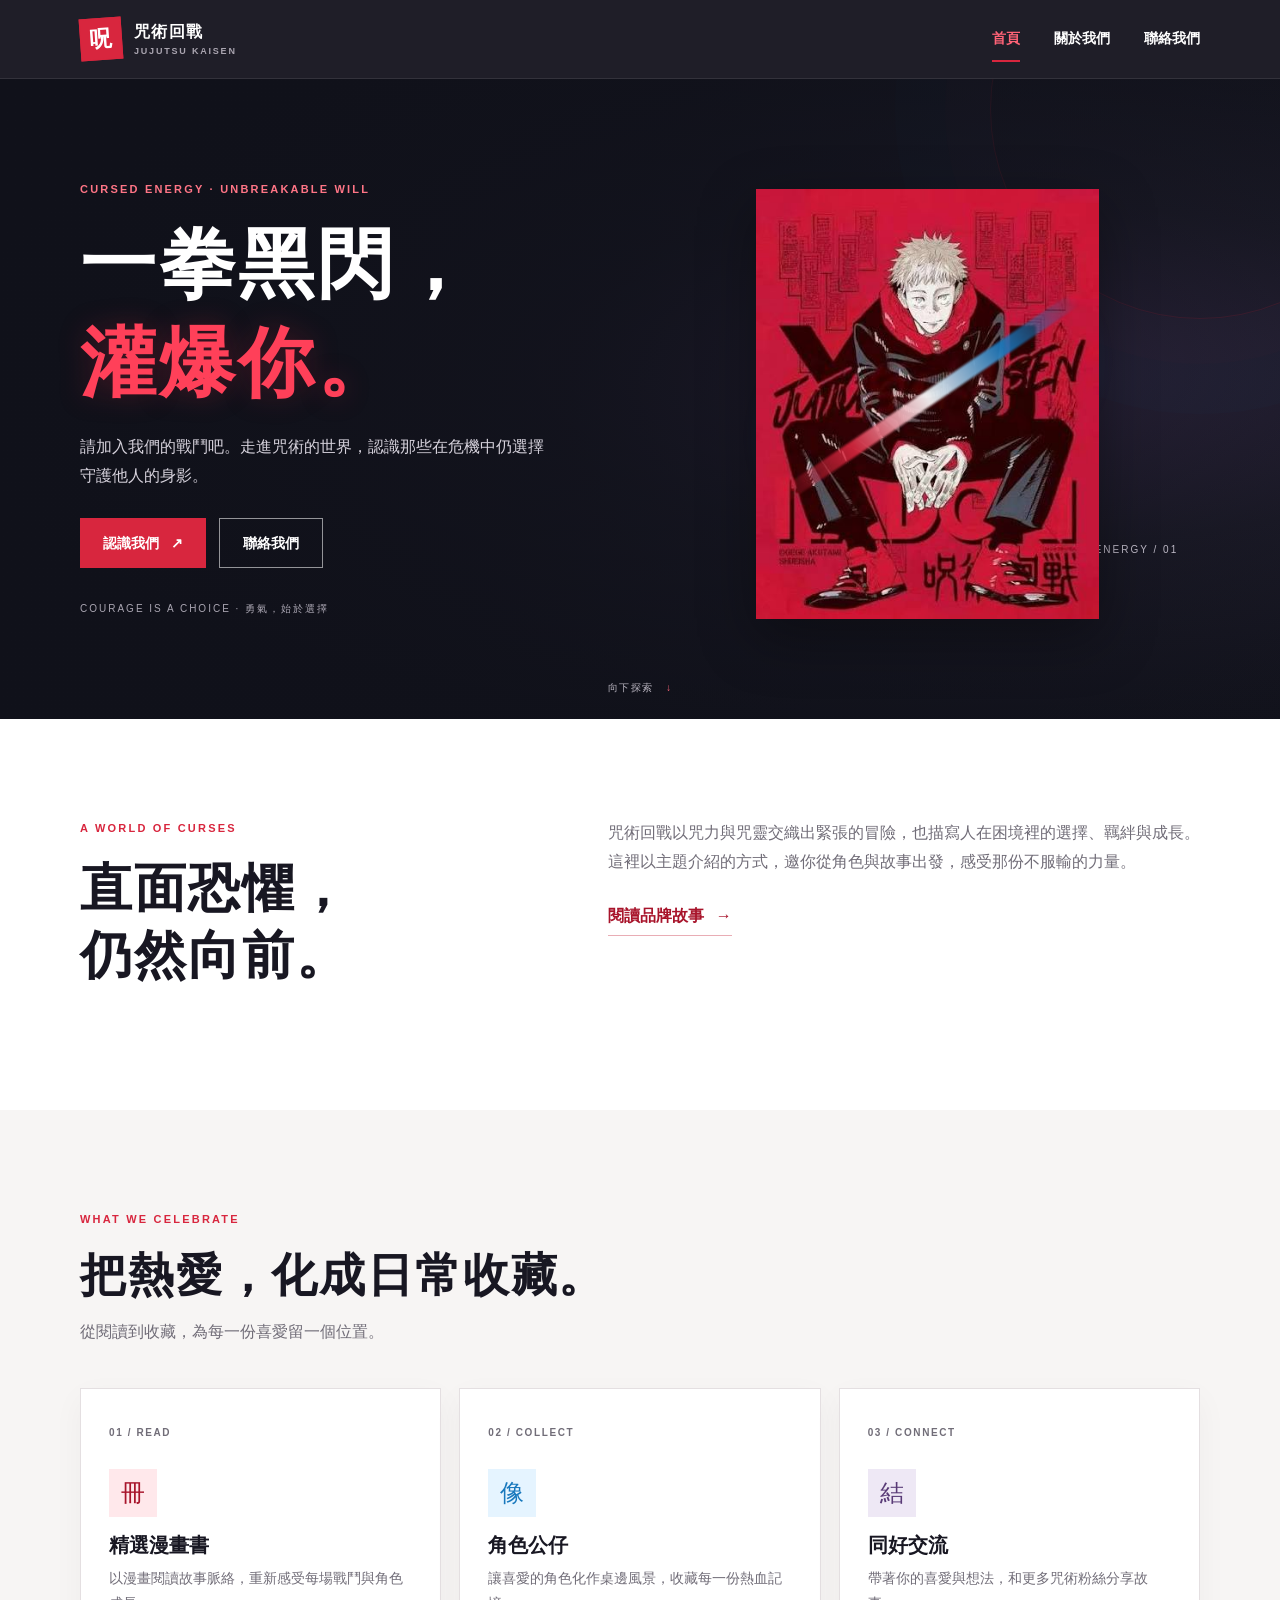
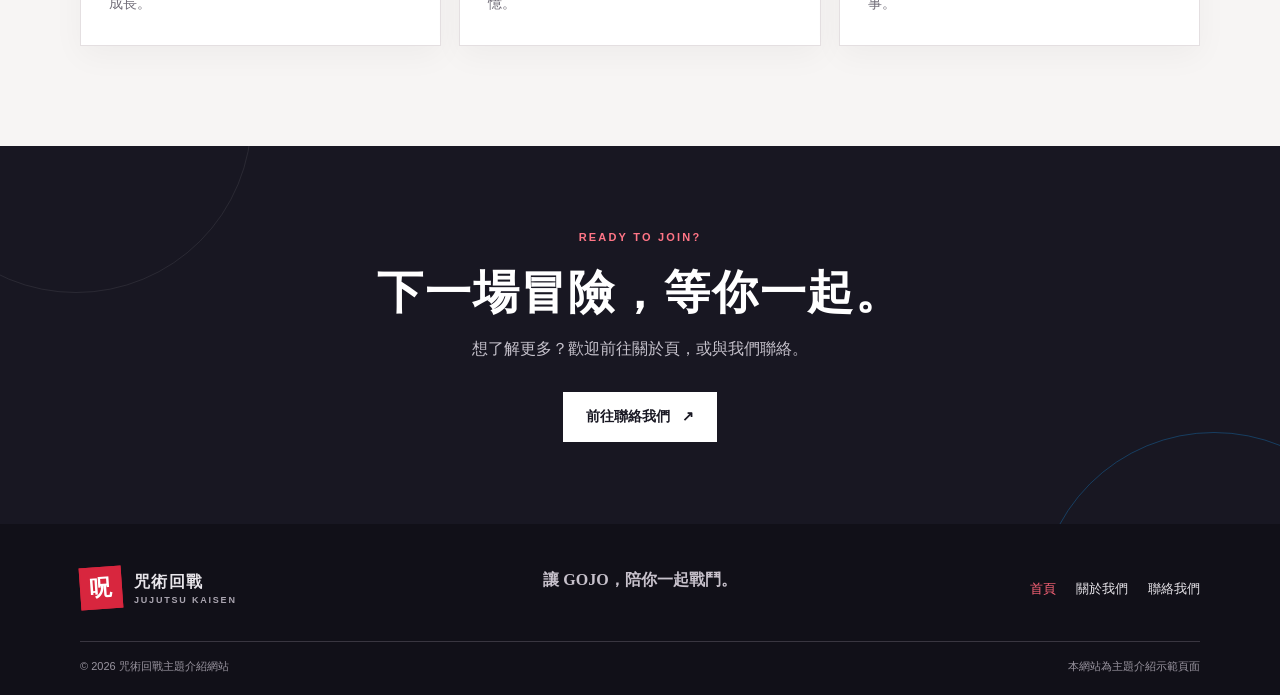
<file: pages/index.html>
﻿<!doctype html>
<html lang="zh-Hant">
<head>
  <meta charset="utf-8">
  <meta name="viewport" content="width=device-width, initial-scale=1">
  <meta name="description" content="咒術回戰主題介紹網站，認識咒術世界的角色、理念與交流方式。">
  <title>首頁｜咒術回戰</title>
  <link rel="stylesheet" href="assets/css/site.css">
  <script src="assets/js/site.js" defer></script>
</head>
<body>
<a class="skip-link" href="#main">跳至主要內容</a>
<header class="site-header">
  <div class="container nav-wrap">
    <a class="brand" href="index.html" aria-label="咒術回戰首頁"><span class="brand-mark" aria-hidden="true">呪</span><span>咒術回戰<small>JUJUTSU KAISEN</small></span></a>
    <button class="menu-toggle" type="button" aria-label="開啟導覽選單" aria-expanded="false" aria-controls="site-nav"><span></span><span></span><span></span></button>
    <nav class="site-nav" id="site-nav" aria-label="主要導覽"><a href="index.html" aria-current="page">首頁</a><a href="about.html">關於我們</a><a href="contact.html">聯絡我們</a></nav>
  </div>
</header>
<main id="main">
  <section class="hero">
    <div class="hero-aura" aria-hidden="true"></div>
    <div class="container hero-grid">
      <div class="hero-copy"><p class="eyebrow">CURSED ENERGY · UNBREAKABLE WILL</p><h1>一拳黑閃，<br><span>灌爆你。</span></h1><p class="hero-lede">請加入我們的戰鬥吧。走進咒術的世界，認識那些在危機中仍選擇守護他人的身影。</p><div class="actions"><a class="button button-red" href="about.html">認識我們 <span aria-hidden="true">↗</span></a><a class="button button-outline" href="contact.html">聯絡我們</a></div><p class="hero-caption">COURAGE IS A CHOICE · 勇氣，始於選擇</p></div>
      <div class="hero-art"><div class="art-ring ring-one" aria-hidden="true"></div><div class="art-ring ring-two" aria-hidden="true"></div><img class="hero-image" src="assets/images/yuji.jfif" alt="咒術回戰角色虎杖悠仁主題插畫"><div class="art-slash" aria-hidden="true"></div><span class="art-label" aria-hidden="true">ENERGY / 01</span></div>
    </div><a class="scroll-cue" href="#intro">向下探索 <span aria-hidden="true">↓</span></a>
  </section>
  <section class="section intro" id="intro"><div class="container intro-grid"><div><p class="eyebrow">A WORLD OF CURSES</p><h2>直面恐懼，<br>仍然向前。</h2></div><div class="intro-copy"><p>咒術回戰以咒力與咒靈交織出緊張的冒險，也描寫人在困境裡的選擇、羈絆與成長。這裡以主題介紹的方式，邀你從角色與故事出發，感受那份不服輸的力量。</p><a class="text-link" href="about.html">閱讀品牌故事 <span aria-hidden="true">→</span></a></div></div></section>
  <section class="section features"><div class="container"><div class="section-heading"><p class="eyebrow">WHAT WE CELEBRATE</p><h2>把熱愛，化成日常收藏。</h2><p>從閱讀到收藏，為每一份喜愛留一個位置。</p></div><div class="card-grid"><article class="feature-card"><span class="card-index">01 / READ</span><div class="card-symbol" aria-hidden="true">冊</div><h3>精選漫畫書</h3><p>以漫畫閱讀故事脈絡，重新感受每場戰鬥與角色成長。</p></article><article class="feature-card"><span class="card-index">02 / COLLECT</span><div class="card-symbol blue" aria-hidden="true">像</div><h3>角色公仔</h3><p>讓喜愛的角色化作桌邊風景，收藏每一份熱血記憶。</p></article><article class="feature-card"><span class="card-index">03 / CONNECT</span><div class="card-symbol violet" aria-hidden="true">結</div><h3>同好交流</h3><p>帶著你的喜愛與想法，和更多咒術粉絲分享故事。</p></article></div></div></section>
  <section class="closing"><div class="container closing-inner"><p class="eyebrow">READY TO JOIN?</p><h2>下一場冒險，等你一起。</h2><p>想了解更多？歡迎前往關於頁，或與我們聯絡。</p><a class="button button-light" href="contact.html">前往聯絡我們 <span aria-hidden="true">↗</span></a></div></section>
</main>
<footer class="site-footer"><div class="container footer-top"><a class="brand footer-brand" href="index.html"><span class="brand-mark" aria-hidden="true">呪</span><span>咒術回戰<small>JUJUTSU KAISEN</small></span></a><p class="footer-motto">讓 GOJO，陪你一起戰鬥。</p><nav class="footer-nav" aria-label="頁尾導覽"><a href="index.html" aria-current="page">首頁</a><a href="about.html">關於我們</a><a href="contact.html">聯絡我們</a></nav></div><div class="container footer-bottom"><span>© 2026 咒術回戰主題介紹網站</span><span>本網站為主題介紹示範頁面</span></div></footer>
</body>
</html>
</file>
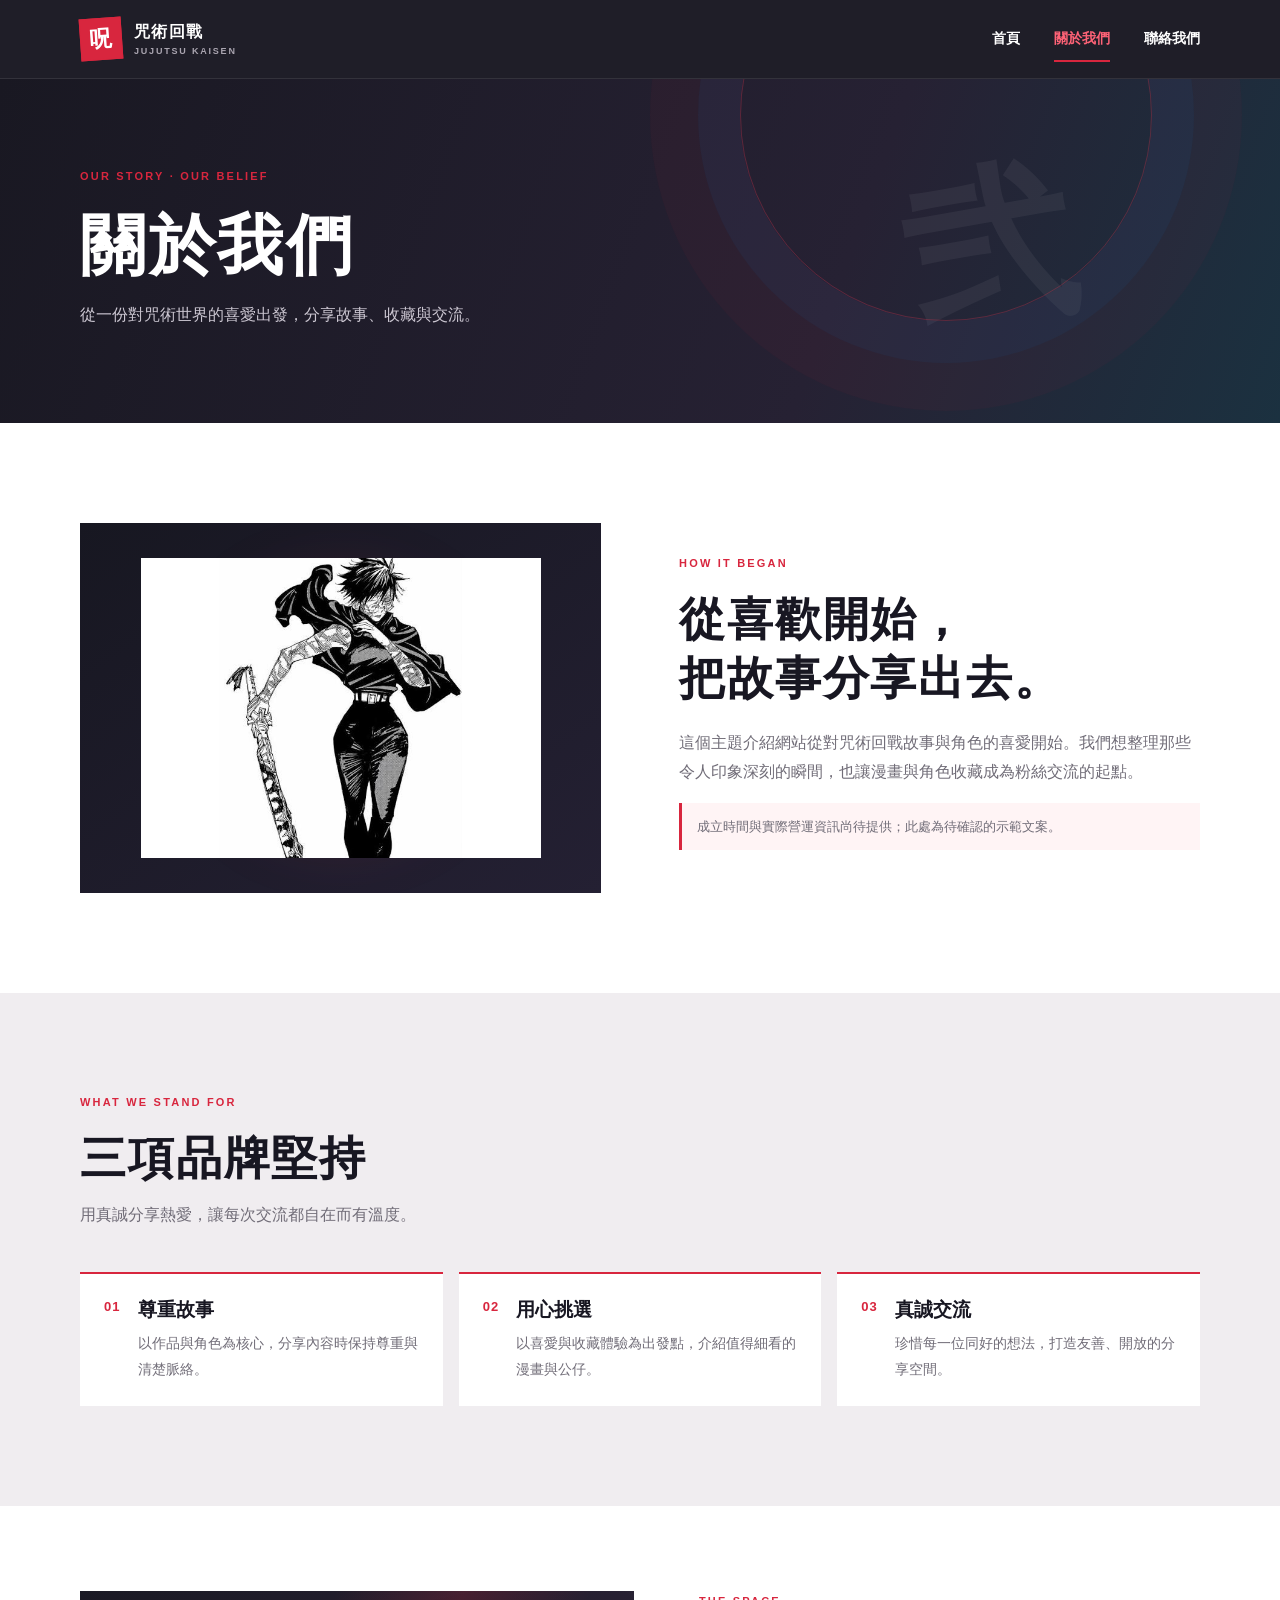
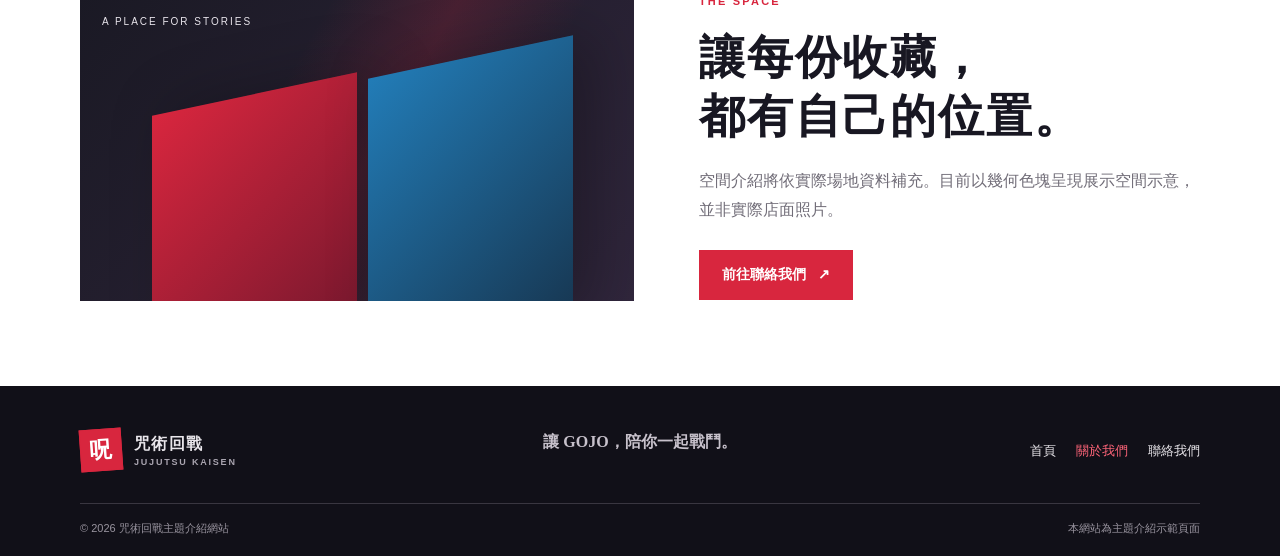
<file: pages/about.html>
﻿<!doctype html>
<html lang="zh-Hant">
<head><meta charset="utf-8"><meta name="viewport" content="width=device-width, initial-scale=1"><meta name="description" content="認識咒術回戰主題介紹網站的故事與經營理念。"><title>關於我們｜咒術回戰</title><link rel="stylesheet" href="assets/css/site.css"><script src="assets/js/site.js" defer></script></head>
<body><a class="skip-link" href="#main">跳至主要內容</a>
<header class="site-header"><div class="container nav-wrap"><a class="brand" href="index.html" aria-label="咒術回戰首頁"><span class="brand-mark" aria-hidden="true">呪</span><span>咒術回戰<small>JUJUTSU KAISEN</small></span></a><button class="menu-toggle" type="button" aria-label="開啟導覽選單" aria-expanded="false" aria-controls="site-nav"><span></span><span></span><span></span></button><nav class="site-nav" id="site-nav" aria-label="主要導覽"><a href="index.html">首頁</a><a href="about.html" aria-current="page">關於我們</a><a href="contact.html">聯絡我們</a></nav></div></header>
<main id="main">
<section class="page-hero"><div class="container page-hero-inner"><p class="eyebrow">OUR STORY · OUR BELIEF</p><h1>關於我們</h1><p>從一份對咒術世界的喜愛出發，分享故事、收藏與交流。</p></div><span class="page-mark" aria-hidden="true">弐</span></section>
<section class="section story-section"><div class="container story-layout"><div class="story-art story-art--photo"><img class="about-story-image" src="assets/images/images%20(1).jfif" alt="咒術回戰人物手持咒具的黑白插畫" width="400" height="300"></div><div class="story-copy"><p class="eyebrow">HOW IT BEGAN</p><h2>從喜歡開始，<br>把故事分享出去。</h2><p>這個主題介紹網站從對咒術回戰故事與角色的喜愛開始。我們想整理那些令人印象深刻的瞬間，也讓漫畫與角色收藏成為粉絲交流的起點。</p><p class="note">成立時間與實際營運資訊尚待提供；此處為待確認的示範文案。</p></div></div></section>
<section class="section values-section"><div class="container"><div class="section-heading"><p class="eyebrow">WHAT WE STAND FOR</p><h2>三項品牌堅持</h2><p>用真誠分享熱愛，讓每次交流都自在而有溫度。</p></div><div class="value-list"><article class="value-item"><span>01</span><div><h3>尊重故事</h3><p>以作品與角色為核心，分享內容時保持尊重與清楚脈絡。</p></div></article><article class="value-item"><span>02</span><div><h3>用心挑選</h3><p>以喜愛與收藏體驗為出發點，介紹值得細看的漫畫與公仔。</p></div></article><article class="value-item"><span>03</span><div><h3>真誠交流</h3><p>珍惜每一位同好的想法，打造友善、開放的分享空間。</p></div></article></div></div></section>
<section class="environment"><div class="container environment-grid"><div class="environment-art" role="img" aria-label="紅藍色幾何光影構成的展示空間示意圖"><span class="env-block block-a"></span><span class="env-block block-b"></span><span class="env-caption">A PLACE FOR STORIES</span></div><div><p class="eyebrow">THE SPACE</p><h2>讓每份收藏，<br>都有自己的位置。</h2><p>空間介紹將依實際場地資料補充。目前以幾何色塊呈現展示空間示意，並非實際店面照片。</p><a class="button button-red" href="contact.html">前往聯絡我們 <span aria-hidden="true">↗</span></a></div></div></section>
</main>
<footer class="site-footer"><div class="container footer-top"><a class="brand footer-brand" href="index.html"><span class="brand-mark" aria-hidden="true">呪</span><span>咒術回戰<small>JUJUTSU KAISEN</small></span></a><p class="footer-motto">讓 GOJO，陪你一起戰鬥。</p><nav class="footer-nav" aria-label="頁尾導覽"><a href="index.html">首頁</a><a href="about.html" aria-current="page">關於我們</a><a href="contact.html">聯絡我們</a></nav></div><div class="container footer-bottom"><span>© 2026 咒術回戰主題介紹網站</span><span>本網站為主題介紹示範頁面</span></div></footer>
</body></html>
</file>
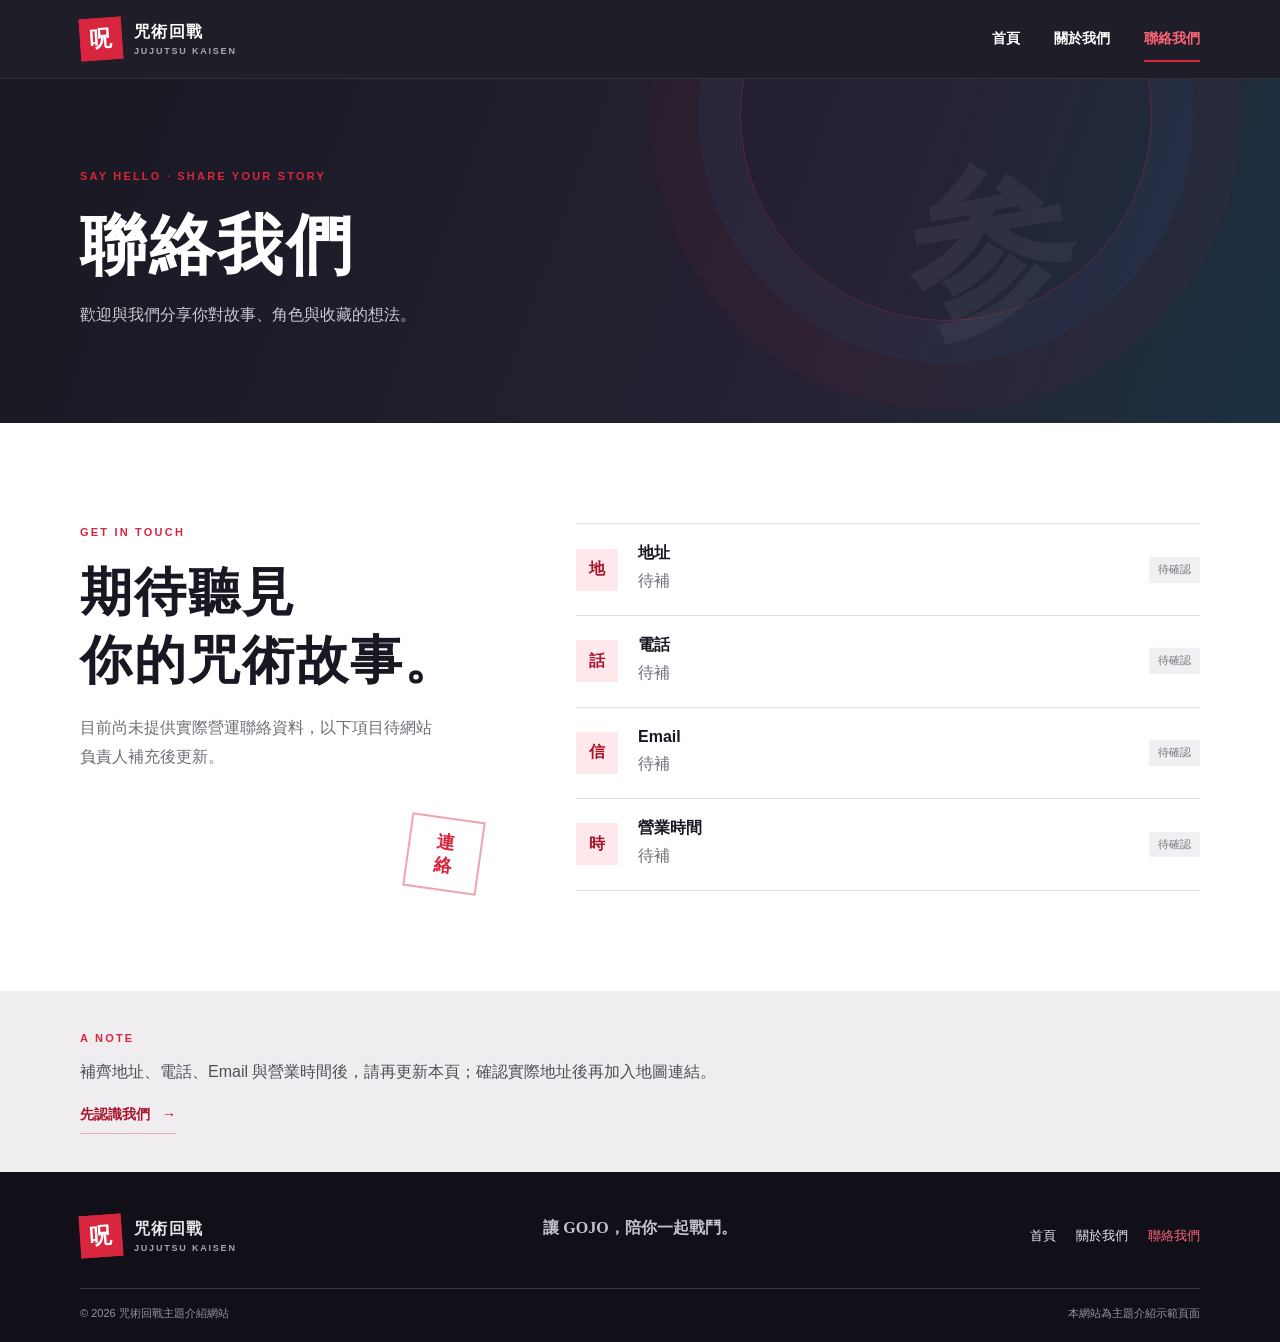
<file: pages/contact.html>
﻿<!doctype html>
<html lang="zh-Hant">
<head><meta charset="utf-8"><meta name="viewport" content="width=device-width, initial-scale=1"><meta name="description" content="咒術回戰主題介紹網站聯絡資訊，實際資料待補。"><title>聯絡我們｜咒術回戰</title><link rel="stylesheet" href="assets/css/site.css"><script src="assets/js/site.js" defer></script></head>
<body><a class="skip-link" href="#main">跳至主要內容</a>
<header class="site-header"><div class="container nav-wrap"><a class="brand" href="index.html" aria-label="咒術回戰首頁"><span class="brand-mark" aria-hidden="true">呪</span><span>咒術回戰<small>JUJUTSU KAISEN</small></span></a><button class="menu-toggle" type="button" aria-label="開啟導覽選單" aria-expanded="false" aria-controls="site-nav"><span></span><span></span><span></span></button><nav class="site-nav" id="site-nav" aria-label="主要導覽"><a href="index.html">首頁</a><a href="about.html">關於我們</a><a href="contact.html" aria-current="page">聯絡我們</a></nav></div></header>
<main id="main">
<section class="page-hero"><div class="container page-hero-inner"><p class="eyebrow">SAY HELLO · SHARE YOUR STORY</p><h1>聯絡我們</h1><p>歡迎與我們分享你對故事、角色與收藏的想法。</p></div><span class="page-mark" aria-hidden="true">参</span></section>
<section class="section contact-section"><div class="container contact-layout"><div class="contact-intro"><p class="eyebrow">GET IN TOUCH</p><h2>期待聽見<br>你的咒術故事。</h2><p>目前尚未提供實際營運聯絡資料，以下項目待網站負責人補充後更新。</p><div class="contact-stamp" aria-hidden="true">連<br>絡</div></div><div class="contact-details"><div class="contact-row"><span class="contact-icon" aria-hidden="true">地</span><div><h3>地址</h3><p>待補</p></div><span class="pending">待確認</span></div><div class="contact-row"><span class="contact-icon" aria-hidden="true">話</span><div><h3>電話</h3><p>待補</p></div><span class="pending">待確認</span></div><div class="contact-row"><span class="contact-icon" aria-hidden="true">信</span><div><h3>Email</h3><p>待補</p></div><span class="pending">待確認</span></div><div class="contact-row"><span class="contact-icon" aria-hidden="true">時</span><div><h3>營業時間</h3><p>待補</p></div><span class="pending">待確認</span></div></div></div></section>
<section class="contact-note"><div class="container"><p class="eyebrow">A NOTE</p><p>補齊地址、電話、Email 與營業時間後，請再更新本頁；確認實際地址後再加入地圖連結。</p><a class="text-link" href="about.html">先認識我們 <span aria-hidden="true">→</span></a></div></section>
</main>
<footer class="site-footer"><div class="container footer-top"><a class="brand footer-brand" href="index.html"><span class="brand-mark" aria-hidden="true">呪</span><span>咒術回戰<small>JUJUTSU KAISEN</small></span></a><p class="footer-motto">讓 GOJO，陪你一起戰鬥。</p><nav class="footer-nav" aria-label="頁尾導覽"><a href="index.html">首頁</a><a href="about.html">關於我們</a><a href="contact.html" aria-current="page">聯絡我們</a></nav></div><div class="container footer-bottom"><span>© 2026 咒術回戰主題介紹網站</span><span>本網站為主題介紹示範頁面</span></div></footer>
</body></html>
</file>
<file: pages/assets/css/site.css>
﻿:root{--ink:#181722;--ink-soft:#282633;--paper:#f7f5f4;--white:#fff;--red:#d8263e;--red-dark:#a8142b;--red-pale:#ffe8eb;--blue:#1878bd;--blue-pale:#e5f4ff;--violet:#593b77;--muted:#716d78;--line:#e4dfe1;--shadow:0 20px 55px rgba(25,20,35,.12);--font:"Noto Sans TC","Microsoft JhengHei",sans-serif;--serif:"Noto Serif TC","PMingLiU",serif}*{box-sizing:border-box}html{scroll-behavior:smooth}body{margin:0;background:var(--paper);color:var(--ink);font:16px/1.8 var(--font)}a{color:inherit;text-decoration:none}button{font:inherit}h1,h2,h3,p{margin-top:0}h1,h2,h3{line-height:1.3}h1,h2{font-family:var(--serif);font-weight:900;letter-spacing:.04em}h2{font-size:clamp(30px,4vw,46px);margin-bottom:20px}.container{width:min(1120px,calc(100% - 48px));margin-inline:auto}.skip-link{position:absolute;top:-60px;left:16px;padding:10px 16px;background:white;z-index:30}.skip-link:focus{top:12px}.site-header{position:relative;z-index:10;background:rgba(24,23,34,.97);color:white;border-bottom:1px solid rgba(255,255,255,.09)}.nav-wrap{min-height:78px;display:flex;align-items:center;justify-content:space-between;gap:28px}.brand{display:inline-flex;align-items:center;gap:12px;font-weight:800;letter-spacing:.08em;line-height:1.2}.brand-mark{display:grid;place-items:center;width:42px;height:42px;border:1px solid var(--red);color:#fff;background:var(--red);font-family:var(--serif);font-size:22px;transform:rotate(-4deg)}.brand small{display:block;margin-top:5px;color:#aaa5b0;font:600 9px/1 var(--font);letter-spacing:.2em}.site-nav{display:flex;align-items:center;gap:34px;font-size:14px;font-weight:700}.site-nav a,.footer-nav a{transition:color .2s}.site-nav a:hover,.site-nav a[aria-current=page]{color:#ff6377}.site-nav a[aria-current=page]{position:relative}.site-nav a[aria-current=page]:after{content:"";position:absolute;left:0;right:0;bottom:-10px;height:2px;background:var(--red)}.menu-toggle{display:none;width:44px;height:44px;padding:11px;border:1px solid #625e6b;background:transparent;color:white}.menu-toggle span{display:block;height:2px;margin:5px 0;background:currentColor;transition:transform .2s,opacity .2s}.menu-toggle[aria-expanded=true] span:first-child{transform:translateY(7px) rotate(45deg)}.menu-toggle[aria-expanded=true] span:nth-child(2){opacity:0}.menu-toggle[aria-expanded=true] span:last-child{transform:translateY(-7px) rotate(-45deg)}:focus-visible{outline:3px solid #57b6f5;outline-offset:4px}.hero{min-height:640px;position:relative;overflow:hidden;display:grid;align-items:center;background:radial-gradient(ellipse at 79% 46%,#302641 0,#1b1a27 35%,#11121b 75%);color:white}.hero:before{content:"";position:absolute;inset:0;background:linear-gradient(110deg,rgba(16,17,26,.98) 10%,rgba(16,17,26,.82) 45%,rgba(16,17,26,.1) 100%);z-index:1}.hero-grid{position:relative;z-index:2;display:grid;grid-template-columns:1fr 1fr;align-items:center;gap:30px;padding-block:82px}.hero-copy{max-width:580px}.eyebrow{margin-bottom:16px;color:var(--red);font-size:11px;font-weight:800;letter-spacing:.2em}.hero .eyebrow{color:#ff7586}.hero h1{font-size:clamp(46px,6.4vw,76px);margin:0 0 20px}.hero h1 span{color:#ff4059;text-shadow:0 0 28px rgba(216,38,62,.26)}.hero-lede{max-width:470px;color:#d6d2dc}.actions{display:flex;gap:13px;flex-wrap:wrap;margin-top:28px}.button{display:inline-flex;align-items:center;justify-content:center;gap:12px;min-height:50px;padding:0 23px;font-size:14px;font-weight:800;transition:transform .2s,background .2s,color .2s}.button:hover{transform:translateY(-3px)}.button-red{background:var(--red);color:white}.button-red:hover{background:var(--red-dark)}.button-outline{border:1px solid rgba(255,255,255,.55);color:white}.button-outline:hover{background:white;color:var(--ink)}.hero-caption{margin:32px 0 0;color:#aaa6b2;font-size:10px;letter-spacing:.2em}.hero-art{height:420px;position:relative;display:grid;place-items:center;isolation:isolate}.hero-art:before{content:"";position:absolute;width:280px;height:280px;border-radius:50%;background:radial-gradient(circle,rgba(24,120,189,.28),rgba(216,38,62,.18) 45%,transparent 72%);filter:blur(7px)}.art-ring{position:absolute;border:1px solid rgba(90,173,233,.6);border-radius:50%;transform:rotate(-26deg)}.ring-one{width:340px;height:225px;box-shadow:0 0 26px rgba(24,120,189,.2)}.ring-two{width:260px;height:360px;border-color:rgba(239,59,82,.75);transform:rotate(36deg);box-shadow:0 0 24px rgba(216,38,62,.17)}.hero-image{position:relative;z-index:1;height:min(430px,52vw);width:auto;max-width:88%;object-fit:contain;filter:drop-shadow(0 18px 28px rgba(0,0,0,.35))}.art-sigil{position:relative;font:900 clamp(150px,22vw,255px)/1 var(--serif);color:#e7e3e8;text-shadow:8px 8px 0 var(--red),-8px -7px 0 rgba(24,120,189,.9);transform:rotate(-8deg)}.art-slash{z-index:2;position:absolute;width:360px;height:15px;transform:rotate(-34deg);background:linear-gradient(90deg,transparent,var(--red),#fff,var(--blue),transparent);filter:blur(1px);opacity:.9}.art-label{position:absolute;right:4%;bottom:12%;font-size:10px;letter-spacing:.2em;color:#bdb8c5}.hero-aura{position:absolute;width:420px;height:420px;right:-130px;top:-180px;border:1px solid rgba(216,38,62,.2);border-radius:50%;box-shadow:0 0 0 45px rgba(216,38,62,.025),0 0 0 95px rgba(24,120,189,.03)}.scroll-cue{position:absolute;z-index:2;bottom:22px;left:50%;transform:translateX(-50%);color:#b9b5c0;font-size:10px;letter-spacing:.15em}.scroll-cue span{margin-left:8px;color:#ff6579}.section{padding:100px 0}.intro{background:white}.intro-grid{display:grid;grid-template-columns:.85fr 1.15fr;gap:90px;align-items:start}.intro h2{font-size:clamp(34px,4.4vw,52px)}.intro-copy{max-width:610px;color:var(--muted)}.intro-copy p{margin-bottom:25px}.text-link{display:inline-flex;gap:12px;align-items:center;color:var(--red-dark);font-weight:800;border-bottom:1px solid #e9adb5;padding-bottom:5px}.features{background:var(--paper)}.section-heading{max-width:650px;margin-bottom:42px}.section-heading h2{margin-bottom:12px}.section-heading>p:last-child{color:var(--muted)}.card-grid{display:grid;grid-template-columns:repeat(3,1fr);gap:18px}.feature-card{position:relative;min-height:250px;padding:28px;background:white;border:1px solid var(--line);box-shadow:0 10px 30px rgba(30,20,35,.04);transition:transform .2s,box-shadow .2s}.feature-card:hover{transform:translateY(-5px);box-shadow:var(--shadow)}.card-index{font-size:10px;font-weight:800;letter-spacing:.16em;color:var(--muted)}.card-symbol{display:grid;place-items:center;width:48px;height:48px;margin:23px 0 15px;background:var(--red-pale);color:var(--red-dark);font-family:var(--serif);font-size:24px}.card-symbol.blue{background:var(--blue-pale);color:var(--blue)}.card-symbol.violet{background:#eee8f5;color:var(--violet)}.feature-card h3{margin-bottom:8px;font-size:20px}.feature-card p{margin:0;color:var(--muted);font-size:14px}.closing{position:relative;overflow:hidden;padding:82px 0;background:var(--ink);color:white;text-align:center}.closing:before,.closing:after{content:"";position:absolute;width:350px;height:350px;border:1px solid rgba(255,255,255,.08);border-radius:50%;top:-205px;left:-100px}.closing:after{left:auto;right:-110px;top:auto;bottom:-260px;border-color:rgba(24,120,189,.4)}.closing-inner{position:relative;z-index:1}.closing .eyebrow{color:#ff7586}.closing h2{margin-bottom:12px}.closing p:not(.eyebrow){color:#c5c1cb}.button-light{margin-top:12px;background:white;color:var(--ink)}.button-light:hover{background:var(--red);color:white}.site-footer{padding:42px 0 18px;background:#111018;color:#e9e6eb}.footer-top{display:grid;grid-template-columns:1fr 1fr 1fr;align-items:center;gap:20px}.footer-brand{justify-self:start}.footer-motto{text-align:center;color:#c7c1cb;font-family:var(--serif);font-weight:700}.footer-nav{display:flex;justify-content:flex-end;gap:20px;font-size:13px}.footer-nav a:hover,.footer-nav a[aria-current=page]{color:#ff6579}.footer-bottom{display:flex;justify-content:space-between;gap:16px;border-top:1px solid #393640;margin-top:30px;padding-top:15px;color:#99949f;font-size:11px}.page-hero{position:relative;overflow:hidden;padding:88px 0 94px;background:linear-gradient(110deg,#191822,#262133 65%,#1b3140);color:white}.page-hero:after{content:"";position:absolute;right:10%;top:-170px;width:410px;height:410px;border:1px solid rgba(226,55,79,.3);border-radius:50%;box-shadow:0 0 0 42px rgba(24,120,189,.07),0 0 0 90px rgba(216,38,62,.04)}.page-hero-inner{position:relative;z-index:1}.page-hero h1{font-size:clamp(42px,6vw,66px);margin:0 0 12px}.page-hero-inner>p:last-child{color:#ccc7d2;margin:0}.page-mark{position:absolute;right:16%;top:50%;transform:translateY(-50%) rotate(-10deg);font:900 170px/1 var(--serif);color:rgba(255,255,255,.055)}.story-section{background:white}.story-layout{display:grid;grid-template-columns:1fr 1fr;gap:78px;align-items:center}.story-art{height:370px;position:relative;display:grid;place-items:center;overflow:hidden;background:linear-gradient(145deg,#171721,#242033)}.story-art:before{content:"";position:absolute;width:230px;height:230px;border-radius:50%;background:rgba(216,38,62,.25);filter:blur(38px)}.story-art>span{position:relative;font:900 130px/1 var(--serif);color:#f4eff1;text-shadow:7px 6px 0 var(--red),-6px -6px 0 var(--blue)}.story-orbit{position:absolute;border:1px solid;border-radius:50%;width:300px;height:180px;transform:rotate(35deg)}.orbit-red{border-color:rgba(255,76,98,.8)}.orbit-blue{width:230px;height:330px;transform:rotate(-25deg);border-color:rgba(67,164,229,.7)}.story-copy p:not(.eyebrow){color:var(--muted)}.story-copy .note{padding:12px 15px;border-left:3px solid var(--red);background:#fff4f5;color:#7a4650;font-size:13px}.values-section{background:#f0edf0}.value-list{display:grid;grid-template-columns:repeat(3,1fr);gap:16px}.value-item{display:flex;gap:17px;padding:24px;background:white;border-top:2px solid var(--red)}.value-item>span{color:var(--red);font:700 13px/1.4 var(--font);letter-spacing:.08em}.value-item h3{margin:0 0 9px;font-size:19px}.value-item p{margin:0;color:var(--muted);font-size:14px}.environment{padding:85px 0;background:white}.environment-grid{display:grid;grid-template-columns:1.05fr .95fr;gap:65px;align-items:center}.environment-grid>div:last-child>p:not(.eyebrow){color:var(--muted);margin-bottom:25px}.environment-art{height:310px;position:relative;overflow:hidden;background:linear-gradient(135deg,#1a1924,#30263c)}.environment-art:before{content:"";position:absolute;inset:0;background:linear-gradient(120deg,transparent 35%,rgba(216,38,62,.2),transparent 70%)}.env-block{position:absolute;bottom:-35px;width:37%;height:78%;transform:skewY(-12deg);background:linear-gradient(140deg,#d8263e,#79182e);box-shadow:20px 0 60px rgba(0,0,0,.25)}.block-a{left:13%}.block-b{left:52%;height:90%;background:linear-gradient(140deg,#227cb7,#173752)}.env-caption{position:absolute;top:22px;left:22px;color:#e8e4eb;font-size:10px;letter-spacing:.2em}.contact-section{background:white}.contact-layout{display:grid;grid-template-columns:.8fr 1.2fr;gap:80px}.contact-intro{position:relative}.contact-intro h2{font-size:clamp(34px,4.5vw,52px)}.contact-intro>p:not(.eyebrow){max-width:360px;color:var(--muted)}.contact-stamp{display:grid;place-content:center;position:absolute;right:15px;bottom:0;width:74px;height:74px;border:2px solid rgba(216,38,62,.42);color:var(--red);font:700 18px/1.3 var(--serif);text-align:center;transform:rotate(8deg)}.contact-details{border-top:1px solid var(--line)}.contact-row{display:grid;grid-template-columns:46px 1fr auto;gap:16px;align-items:center;padding:19px 0;border-bottom:1px solid var(--line)}.contact-icon{display:grid;place-items:center;width:42px;height:42px;background:var(--red-pale);color:var(--red-dark);font-family:var(--serif);font-weight:700}.contact-row h3{font-size:16px;margin:0 0 3px}.contact-row p{margin:0;color:var(--muted)}.pending{padding:3px 9px;background:#f1eff2;color:#77717d;font-size:11px}.contact-note{padding:38px 0;background:#f0edf0}.contact-note .eyebrow{margin-bottom:9px}.contact-note p:not(.eyebrow){margin-bottom:14px;color:#514d58}.contact-note .text-link{font-size:14px}@media(max-width:780px){.container{width:min(100% - 40px,640px)}.menu-toggle{display:block}.site-nav{position:absolute;top:77px;left:0;right:0;display:flex;flex-direction:column;align-items:stretch;gap:0;padding:0 20px;max-height:0;overflow:hidden;background:#181722;transition:max-height .25s,padding .25s}.site-nav.is-open{max-height:240px;padding:8px 20px 16px;border-bottom:1px solid #46424e}.site-nav a{padding:12px 4px;border-bottom:1px solid rgba(255,255,255,.08)}.site-nav a[aria-current=page]:after{display:none}.hero{min-height:unset}.hero-grid{grid-template-columns:1fr;gap:0;padding:70px 0 78px}.hero-copy{position:relative;z-index:2}.hero-art{position:absolute;right:-95px;top:80px;width:390px;height:390px;opacity:.56}.hero:before{background:linear-gradient(90deg,rgba(16,17,26,.98),rgba(16,17,26,.82) 65%,rgba(16,17,26,.35))}.hero-copy{max-width:540px}.hero-lede{max-width:450px}.intro-grid,.story-layout,.environment-grid,.contact-layout{grid-template-columns:1fr;gap:32px}.intro-grid{gap:10px}.story-art{height:300px;order:2}.card-grid,.value-list{grid-template-columns:1fr}.feature-card{min-height:0}.value-item{min-height:115px}.environment-grid{gap:34px}.contact-layout{gap:26px}.contact-intro{padding-bottom:12px}.contact-stamp{right:5px;bottom:-2px}.footer-top{grid-template-columns:1fr 1fr}.footer-motto{text-align:right}.footer-nav{grid-column:1/-1;justify-content:flex-start}.page-mark{right:8%;font-size:130px}}@media(max-width:480px){.container{width:calc(100% - 36px)}.nav-wrap{min-height:70px}.site-nav{top:69px}.brand-mark{width:38px;height:38px}.brand{font-size:14px}.hero-grid{padding:62px 0 68px}.hero h1{font-size:clamp(43px,12vw,58px)}.hero-art{right:-160px;top:120px;opacity:.38}.actions{gap:9px}.button{padding-inline:17px}.section{padding:72px 0}.section-heading{margin-bottom:28px}.page-hero{padding:68px 0}.page-hero:after{right:-190px}.page-mark{right:2%;font-size:100px}.story-art{height:250px}.environment{padding:66px 0}.environment-art{height:240px}.contact-row{grid-template-columns:42px 1fr;gap:12px}.pending{grid-column:2;justify-self:start;margin-top:-8px}.footer-top{grid-template-columns:1fr;gap:12px}.footer-motto{text-align:left;margin:3px 0}.footer-nav{grid-column:auto;gap:18px;flex-wrap:wrap}.footer-bottom{flex-direction:column;gap:4px}.closing{padding:70px 0}}@media(prefers-reduced-motion:reduce){html{scroll-behavior:auto}*,*:before,*:after{transition-duration:.01ms!important;animation-duration:.01ms!important;animation-iteration-count:1!important}}


/* About page image only */
.story-art--photo .about-story-image{display:block;width:min(400px,100%);height:100%;max-height:300px;object-fit:contain;background:#fff;position:relative;z-index:1}@media(max-width:480px){.story-art--photo .about-story-image{max-height:250px}}
</file>
